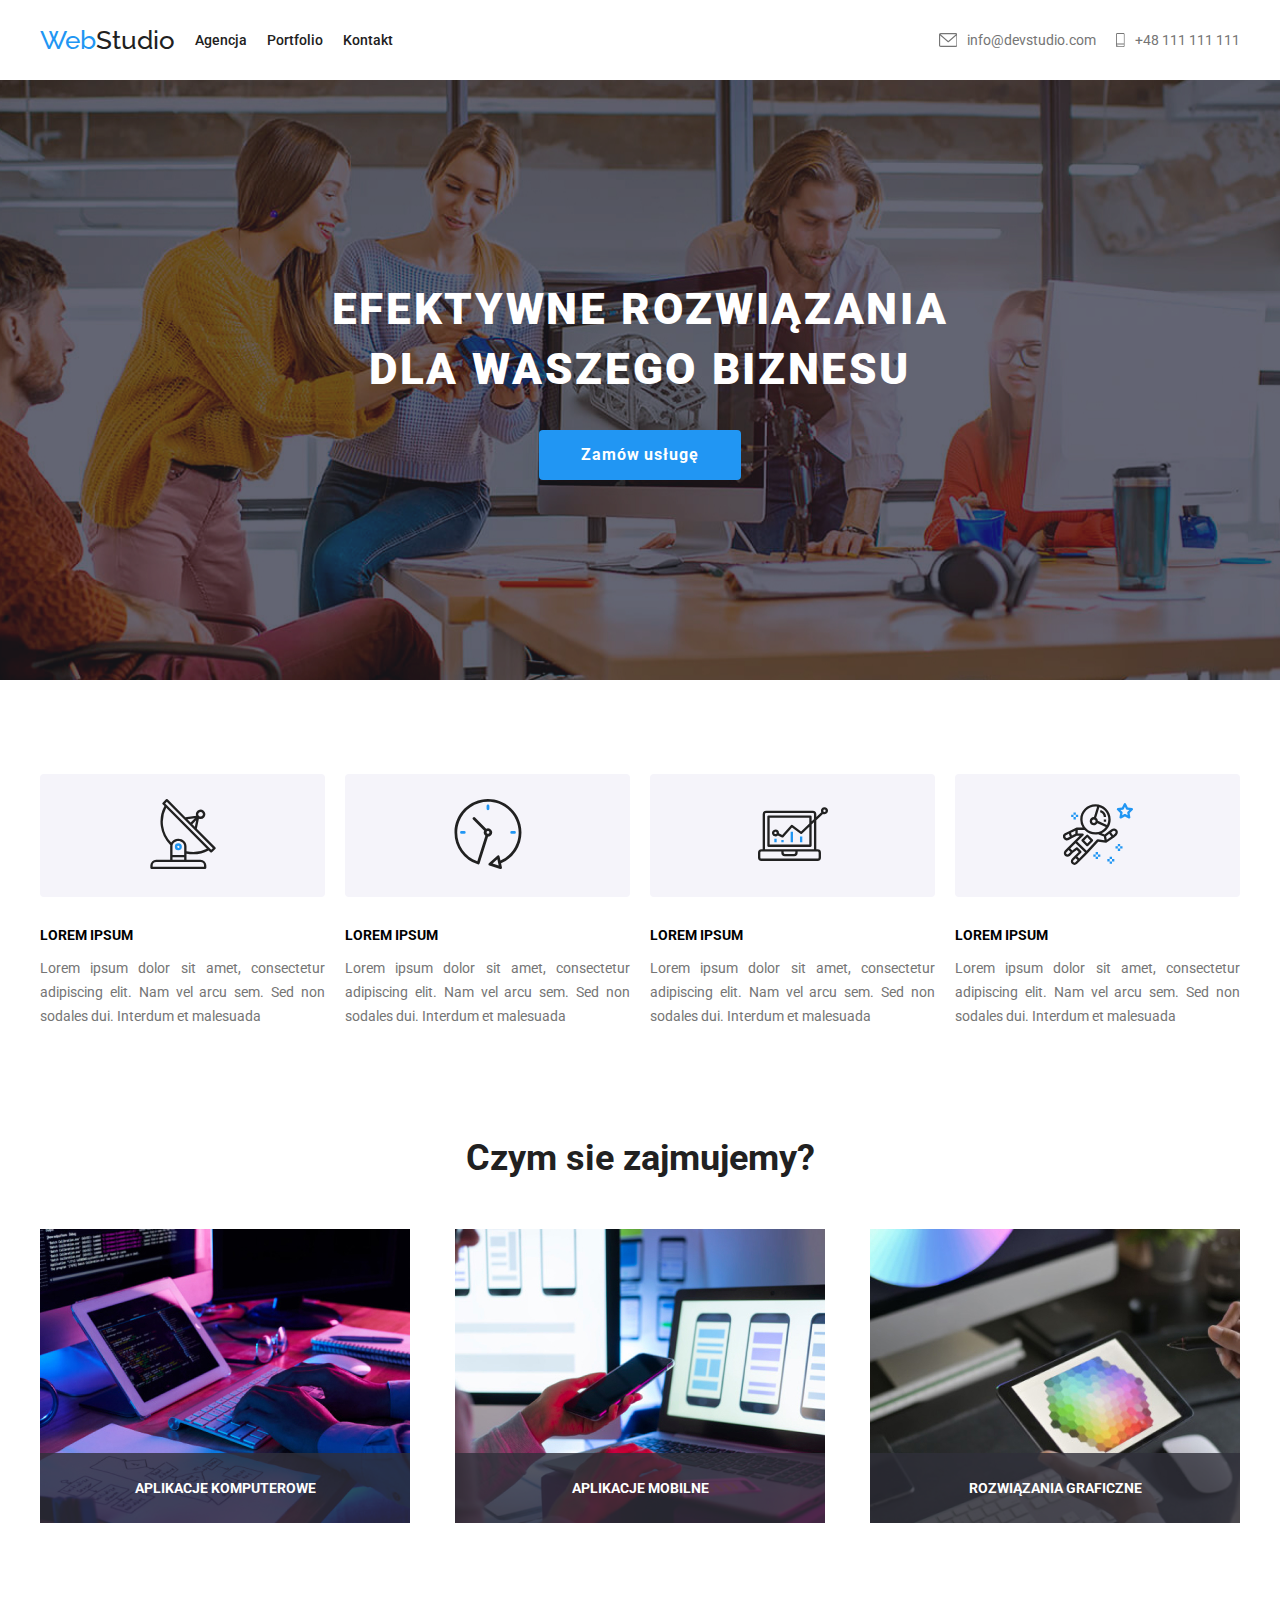
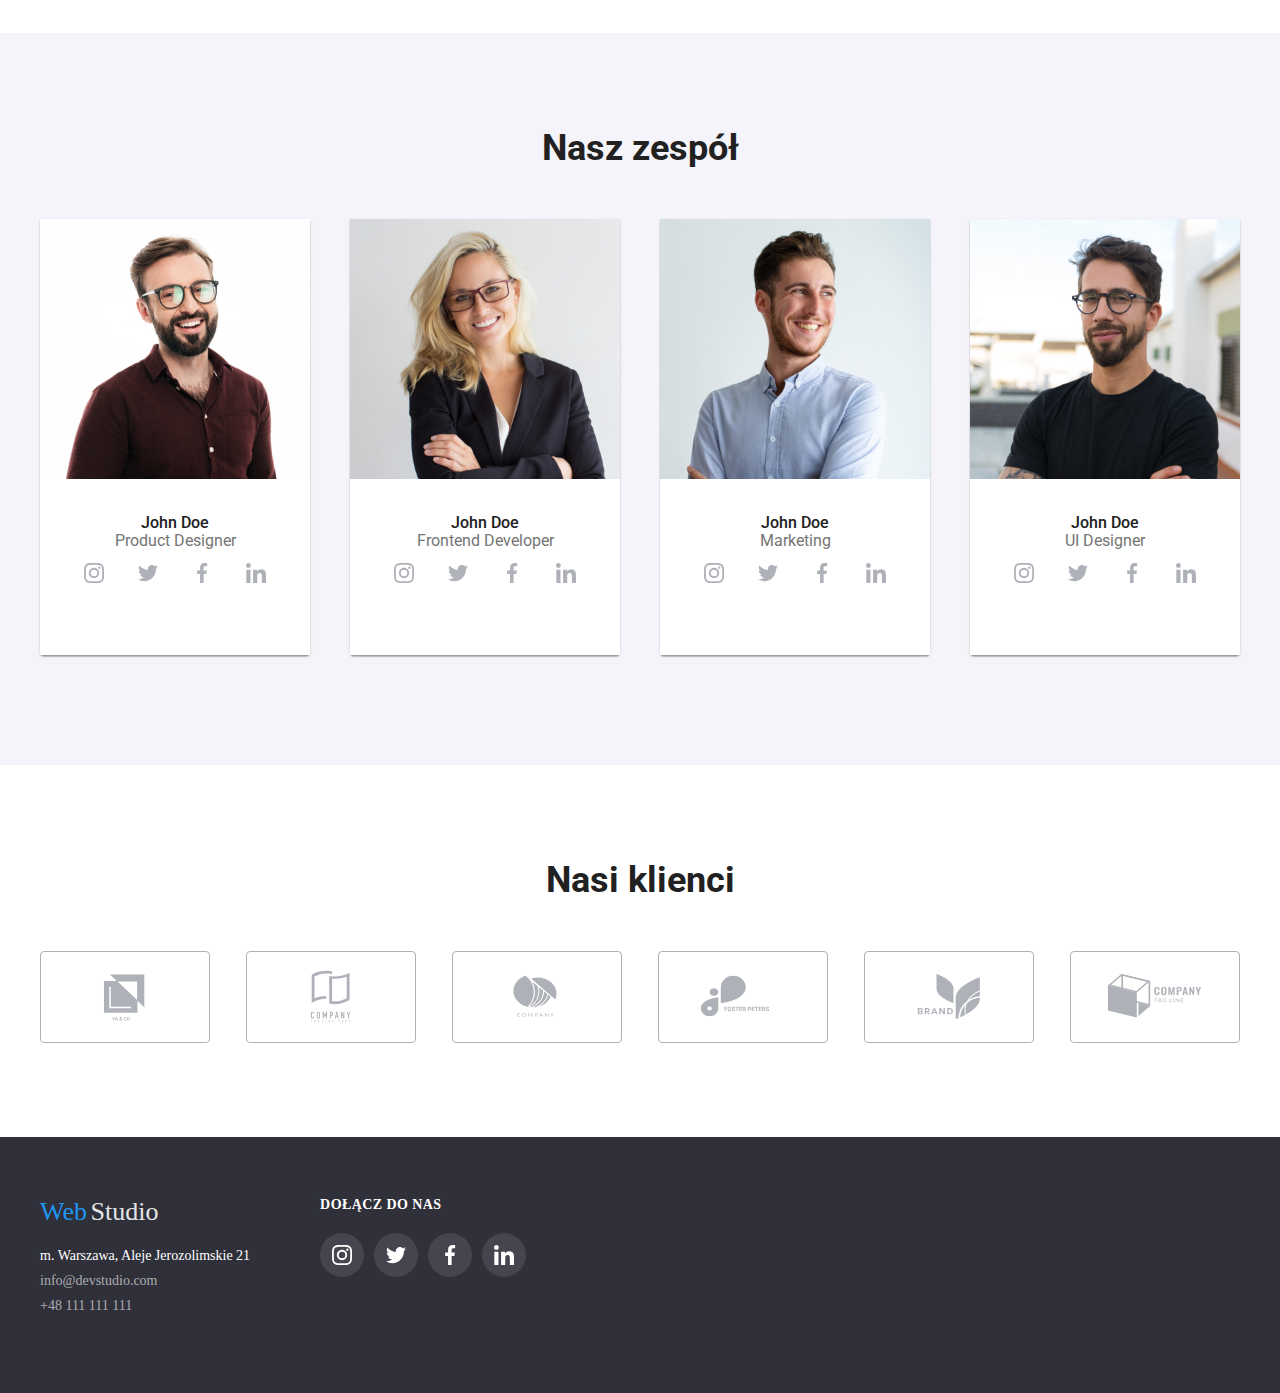
<file: index.html>
<!DOCTYPE html>
<html lang="pl">
  <head>
    <title>Zadanie domowe studentów GOIT Polska</title>
    <meta charset="utf-8" />
    <meta name="description" content="Zadanie domowe studentów #1" />
    <link
      rel="stylesheet"
      href="https://cdn.jsdelivr.net/npm/modern-normalize@1.1.0/modern-normalize.css"
    />
    <link rel="stylesheet" href="./css/styles.css" />
    <link rel="preconnect" href="https://fonts.googleapis.com" />
    <link rel="preconnect" href="https://fonts.gstatic.com" crossorigin />
    <link
      href="https://fonts.googleapis.com/css2?family=Raleway:wght@700&family=Roboto:wght@400;500;700;900&display=swap"
      rel="stylesheet"
    />
  </head>
  <body>
    <header class="header-elements">
      <nav class="nav-wrapper container">
        <ul class="nav-links">
          <li>
            <a class="nav-logo" href="./index.html">
              <span class="web-color">Web</span>Studio
            </a>
          </li>
          <li>
            <a class="nav-menu" href="">Agencja</a>
          </li>
          <li>
            <a class="nav-menu" href="./portfolio.html">Portfolio</a>
          </li>
          <li>
            <a class="nav-menu" href="">Kontakt</a>
          </li>
        </ul>
        <div class="nav-separator"></div>
        <ul>
          <div class="nav-box-contacts">
            <li>
              <a class="nav-contacts" href="mailto:info@devstudio.com">
                <svg class="icon icon-envelope">
                  <use xlink:href="./images/icons.svg#icon-envelope"></use>
                </svg>
                <span> info@devstudio.com </span>
              </a>
            </li>
            <li>
              <a class="nav-contacts" href="tel:+48 111 111 111">
                <svg class="icon icon-smartphone">
                  <use xlink:href="./images/icons.svg#icon-smartphone"></use>
                </svg>
                <span> +48 111 111 111 </span>
              </a>
            </li>
          </div>
        </ul>
      </nav>
    </header>
    <main>
      <div class="main-banner">
        <div class="main-banner-gradient">
          <div class="container">
            <h1 class="main-banner-description">
              Efektywne rozwiązania dla Waszego biznesu
            </h1>

            <button class="button-main" type="button" data-modal-open>
              Zamów usługę
            </button>
          </div>
        </div>
      </div>
      <section class="main-description-wrapper">
        <div class="container">
          <ul class="main-description-box">
            <li>
              <div class="main-description">
                <div class="main-description-icon-container">
                  <svg class="icon icon-antenna-1">
                    <use xlink:href="./images/icons.svg#icon-antenna-1"></use>
                  </svg>
                </div>
                <h3 class="main-description-title">LOREM IPSUM</h3>
                <p class="main-description-text">
                  Lorem ipsum dolor sit amet, consectetur adipiscing elit. Nam
                  vel arcu sem. Sed non sodales dui. Interdum et malesuada
                </p>
              </div>
            </li>
            <li>
              <div class="main-description">
                <div class="main-description-icon-container">
                  <svg class="icon icon-clock-1">
                    <use xlink:href="./images/icons.svg#icon-clock-1"></use>
                  </svg>
                </div>
                <h3 class="main-description-title">LOREM IPSUM</h3>
                <p class="main-description-text">
                  Lorem ipsum dolor sit amet, consectetur adipiscing elit. Nam
                  vel arcu sem. Sed non sodales dui. Interdum et malesuada
                </p>
              </div>
            </li>
            <li>
              <div class="main-description">
                <div class="main-description-icon-container">
                  <svg class="icon icon-diagram-1">
                    <use xlink:href="./images/icons.svg#icon-diagram-1"></use>
                  </svg>
                </div>
                <h3 class="main-description-title">LOREM IPSUM</h3>
                <p class="main-description-text">
                  Lorem ipsum dolor sit amet, consectetur adipiscing elit. Nam
                  vel arcu sem. Sed non sodales dui. Interdum et malesuada
                </p>
              </div>
            </li>
            <li>
              <div class="main-description">
                <div class="main-description-icon-container">
                  <svg class="icon icon-astronaut-1">
                    <use xlink:href="./images/icons.svg#icon-astronaut-1"></use>
                  </svg>
                </div>
                <h3 class="main-description-title">LOREM IPSUM</h3>
                <p class="main-description-text">
                  Lorem ipsum dolor sit amet, consectetur adipiscing elit. Nam
                  vel arcu sem. Sed non sodales dui. Interdum et malesuada
                </p>
              </div>
            </li>
          </ul>
        </div>
      </section>
      <section class="section">
        <div class="container">
          <h2 class="section-headline">Czym sie zajmujemy?</h2>
          <ul class="section-working-kind">
            <li>
              <figure>
                <img
                  src="images/img1.jpg"
                  alt="Programista pracuje na komputerze"
                  width="370"
                  height="294"
                />
                <figcaption>
                  <p>Aplikacje komputerowe</p>
                </figcaption>
              </figure>
            </li>
            <li>
              <figure>
                <img
                  src="images/img2.jpg"
                  alt="Programista sprawdza wygląd strony na
      telefonie komórkowym"
                  width="370"
                  height="294"
                />
                <figcaption>
                  <p>Aplikacje mobilne</p>
                </figcaption>
              </figure>
            </li>
            <li>
              <figure>
                <img
                  src="images/img3.jpg"
                  alt="Programista sprawdza paletę kolorów"
                  width="370"
                  height="294"
                />
                <figcaption>
                  <p>Rozwiązania graficzne</p>
                </figcaption>
              </figure>
            </li>
          </ul>
        </div>
      </section>
      <section class="section section-background">
        <div class="container">
          <h2 class="section-headline">Nasz zespół</h2>
          <ul class="about-us">
            <li>
              <figure>
                <img
                  src="images/img4.jpg"
                  alt="John Doe"
                  width=270;
                  height=260;
                />
                <figcaption>
                  <p class="about-name">John Doe</p>
                  <p class="about-position">Product Designer</p>
                  <div class="about-us-socialmedia">
                    <ul class="socialmedia-wrapper">
                      <li>
                        <svg class="icon icon-instagram-2">
                          <use
                            xlink:href="./images/icons.svg#icon-instagram-2"
                          ></use>
                        </svg>
                      </li>
                      <li>
                        <svg class="icon icon-twitter-1">
                          <use
                            xlink:href="./images/icons.svg#icon-twitter-1"
                          ></use>
                        </svg>
                      </li>
                      <li>
                        <svg class="icon icon-facebook-1">
                          <use
                            xlink:href="./images/icons.svg#icon-facebook-1"
                          ></use>
                        </svg>
                      </li>
                      <li>
                        <svg class="icon icon-linkedin-1">
                          <use
                            xlink:href="./images/icons.svg#icon-linkedin-1"
                          ></use>
                        </svg>
                      </li>
                    </ul>
                  </div>
                </figcaption>
              </figure>
            </li>
            <li>
              <figure>
                <img
                  src="images/img5.jpg"
                  alt="John Doe"
                  width=270;
                  height=260;
                />
                <figcaption>
                  <p class="about-name">John Doe</p>
                  <p class="about-position">Frontend Developer</p>
                  <div class="about-us-socialmedia">
                    <ul class="socialmedia-wrapper">
                      <li>
                        <svg class="icon icon-instagram-2">
                          <use
                            xlink:href="./images/icons.svg#icon-instagram-2"
                          ></use>
                        </svg>
                      </li>
                      <li>
                        <svg class="icon icon-twitter-1">
                          <use
                            xlink:href="./images/icons.svg#icon-twitter-1"
                          ></use>
                        </svg>
                      </li>
                      <li>
                        <svg class="icon icon-facebook-1">
                          <use
                            xlink:href="./images/icons.svg#icon-facebook-1"
                          ></use>
                        </svg>
                      </li>
                      <li>
                        <svg class="icon icon-linkedin-1">
                          <use
                            xlink:href="./images/icons.svg#icon-linkedin-1"
                          ></use>
                        </svg>
                      </li>
                    </ul>
                  </div>
                </figcaption>
              </figure>
            </li>
            <li>
              <figure>
                <img
                  src="images/img6.jpg"
                  alt="John Doe"
                  width=270;
                  height=260;
                />
                <figcaption>
                  <p class="about-name">John Doe</p>
                  <p class="about-position">Marketing</p>
                  <div class="about-us-socialmedia">
                    <ul class="socialmedia-wrapper">
                      <li>
                        <svg class="icon icon-instagram-2">
                          <use
                            xlink:href="./images/icons.svg#icon-instagram-2"
                          ></use>
                        </svg>
                      </li>
                      <li>
                        <svg class="icon icon-twitter-1">
                          <use
                            xlink:href="./images/icons.svg#icon-twitter-1"
                          ></use>
                        </svg>
                      </li>
                      <li>
                        <svg class="icon icon-facebook-1">
                          <use
                            xlink:href="./images/icons.svg#icon-facebook-1"
                          ></use>
                        </svg>
                      </li>
                      <li>
                        <svg class="icon icon-linkedin-1">
                          <use
                            xlink:href="./images/icons.svg#icon-linkedin-1"
                          ></use>
                        </svg>
                      </li>
                    </ul>
                  </div>
                </figcaption>
              </figure>
            </li>
            <li>
              <figure>
                <img
                  src="images/img7.jpg"
                  alt="John Doe"
                  width=270;
                  height=260;
                />
                <figcaption>
                  <p class="about-name">John Doe</p>
                  <p class="about-position">UI Designer</p>
                  <div class="about-us-socialmedia">
                    <ul class="socialmedia-wrapper">
                      <li>
                        <svg class="icon icon-instagram-2">
                          <use
                            xlink:href="./images/icons.svg#icon-instagram-2"
                          ></use>
                        </svg>
                      </li>
                      <li>
                        <svg class="icon icon-twitter-1">
                          <use
                            xlink:href="./images/icons.svg#icon-twitter-1"
                          ></use>
                        </svg>
                      </li>
                      <li>
                        <svg class="icon icon-facebook-1">
                          <use
                            xlink:href="./images/icons.svg#icon-facebook-1"
                          ></use>
                        </svg>
                      </li>
                      <li>
                        <svg class="icon icon-linkedin-1">
                          <use
                            xlink:href="./images/icons.svg#icon-linkedin-1"
                          ></use>
                        </svg>
                      </li>
                    </ul>
                  </div>
                </figcaption>
              </figure>
            </li>
          </ul>
        </div>
      </section>
      <section class="section">
        <div class="container">
          <h2 class="section-headline">Nasi klienci</h2>
          <ul class="our-customers">
            <li class="our-customers-icon-box">
              <svg class="icon icon-Logo">
                <use xlink:href="./images/icons.svg#icon-Logo"></use>
              </svg>
            </li>
            <li class="our-customers-icon-box">
              <svg class="icon icon-Logo1">
                <use xlink:href="./images/icons.svg#icon-Logo1"></use>
              </svg>
            </li>
            <li class="our-customers-icon-box">
              <svg class="icon icon-Logo2">
                <use xlink:href="./images/icons.svg#icon-Logo2"></use>
              </svg>
            </li>
            <li class="our-customers-icon-box">
              <svg class="icon icon-Logo3">
                <use xlink:href="./images/icons.svg#icon-Logo3"></use>
              </svg>
            </li>
            <li class="our-customers-icon-box">
              <svg class="icon icon-Logo4">
                <use xlink:href="./images/icons.svg#icon-Logo4"></use>
              </svg>
            </li>
            <li class="our-customers-icon-box">
              <svg class="icon icon-Logo5">
                <use xlink:href="./images/icons.svg#icon-Logo5"></use>
              </svg>
            </li>
          </ul>
        </div>
      </section>
    </main>
    <footer class="footer">
      <div class="container">
        <div class="footer-contact">
          <div>
            <div class="footer-color-container">
              <span class="footer-color-web">Web</span>
              <span class="footer-color-studio">Studio</span>
            </div>
            <div>
              <address>
                <p class="footer-adress">m. Warszawa, Aleje Jerozolimskie 21</p>
                <a class="footer-contact" href="mailto:info@devstudio.com">
                  info@devstudio.com
                </a>
                <a class="footer-contact" href="tel:+48 111 111 111"
                  >+48 111 111 111</a
                >
              </address>
            </div>
          </div>
          <div class="footer-box-socialmedia">
            <span>Dołącz do nas</span>
            <ul class="footer-socialmedia-wrapper">
              <li>
                <svg class="icon icon-instagram-2">
                  <use xlink:href="./images/icons.svg#icon-instagram-2"></use>
                </svg>
              </li>
              <li>
                <svg class="icon icon-twitter-1">
                  <use xlink:href="./images/icons.svg#icon-twitter-1"></use>
                </svg>
              </li>
              <li>
                <svg class="icon icon-facebook-1">
                  <use xlink:href="./images/icons.svg#icon-facebook-1"></use>
                </svg>
              </li>
              <li>
                <svg class="icon icon-linkedin-1">
                  <use xlink:href="./images/icons.svg#icon-linkedin-1"></use>
                </svg>
              </li>
            </ul>
          </div>
        </div>
      </div>
    </footer>
    <div class="backdrop is-hidden" data-modal>
      <div class="modal-box">
        <button class="button-main-open" data-modal-close type="button">
          <svg class="icon icon-modal-close">
            <use xlink:href="./images/icons.svg#icon-modal-close"></use>
          </svg>
        </button>
      </div>
    </div>
    <script src="./js/modal.js"></script>
  </body>
</html>
</file>
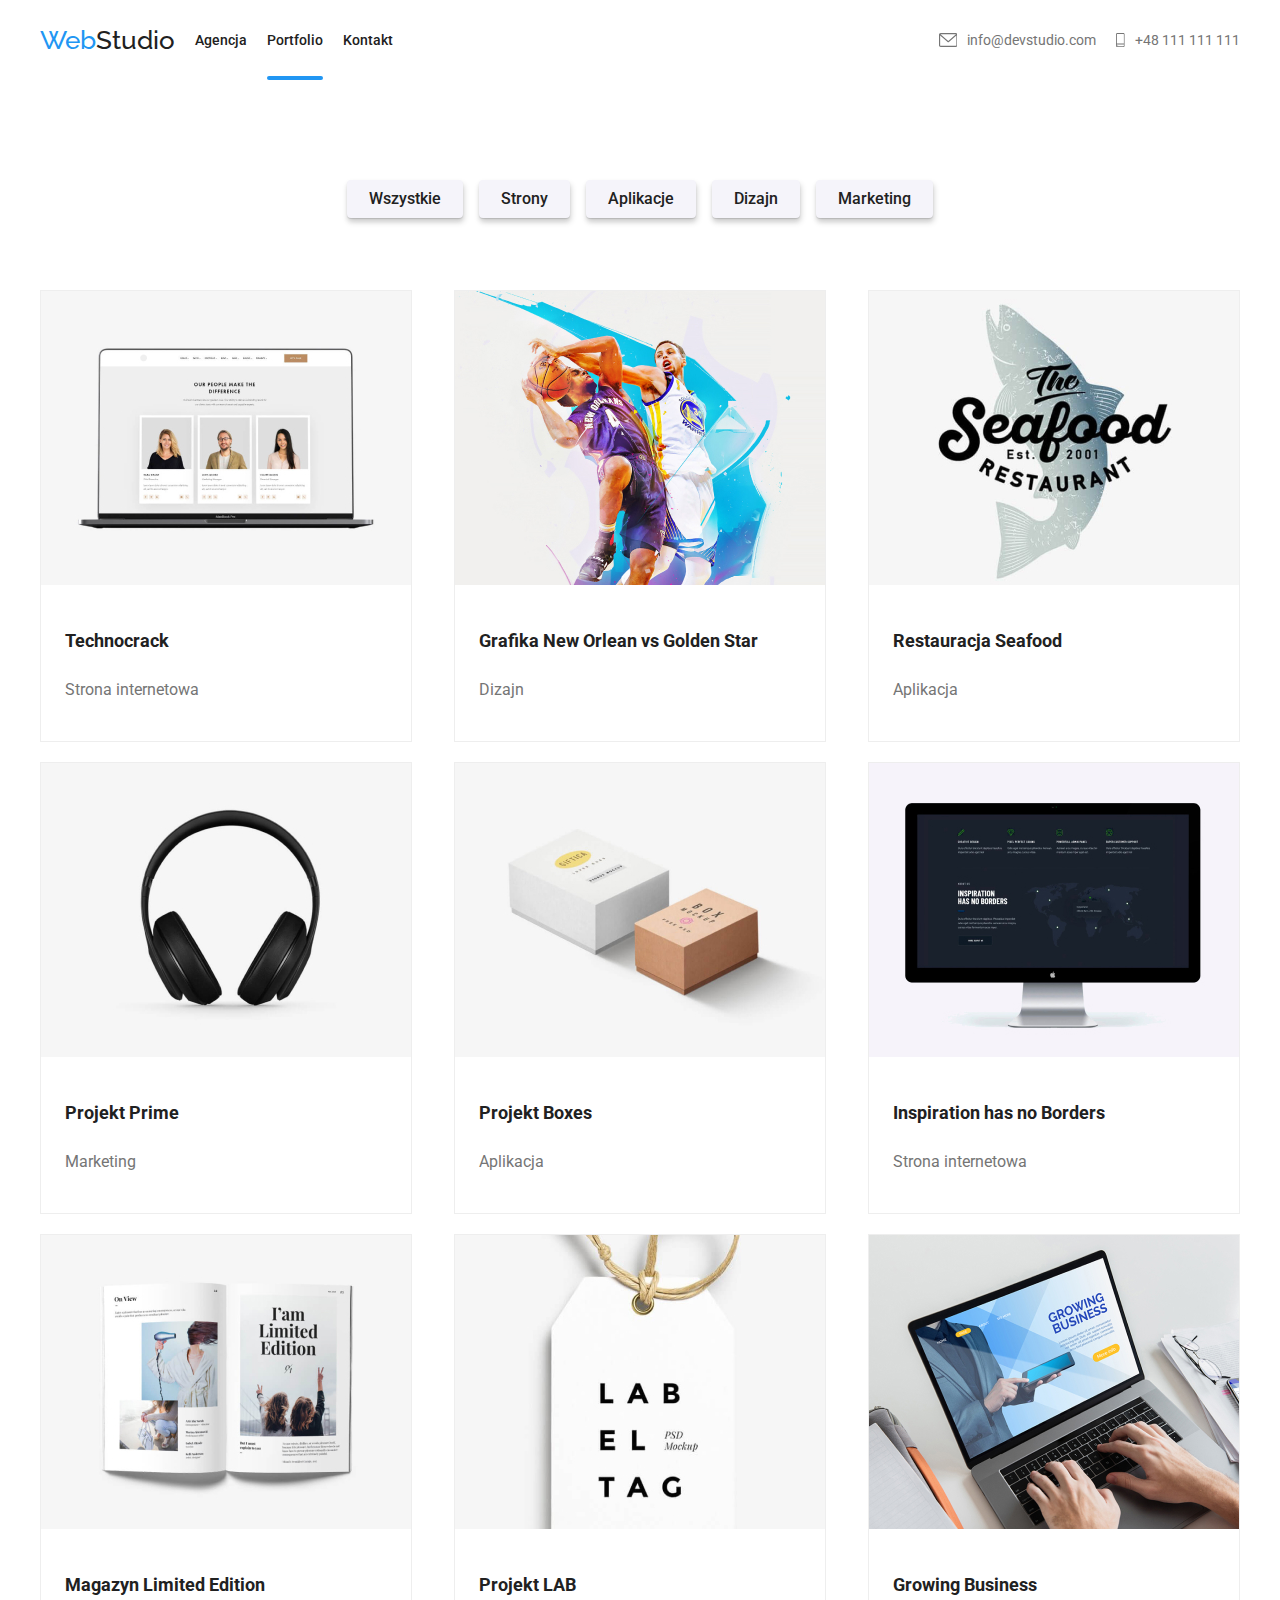
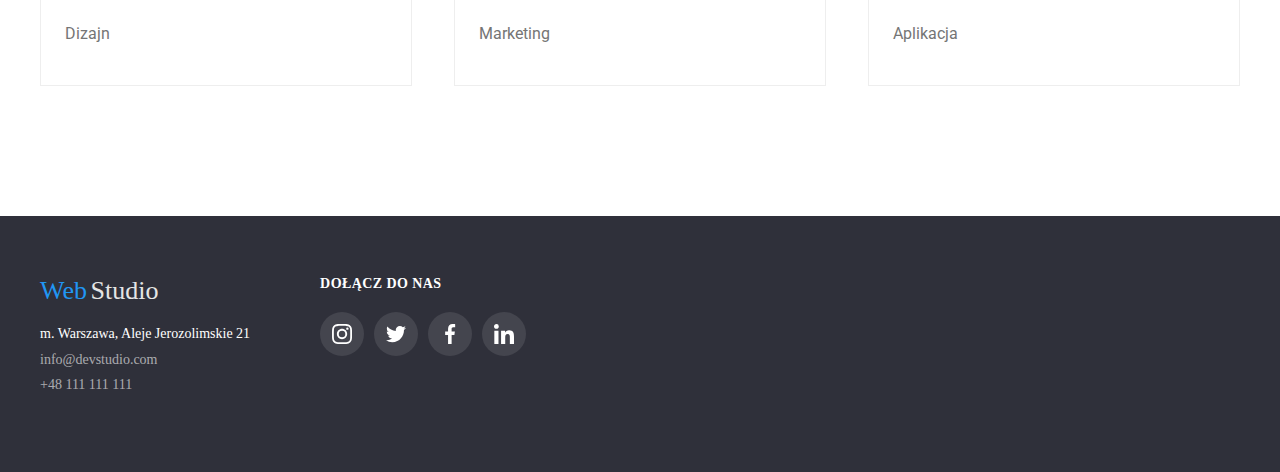
<file: portfolio.html>
<!DOCTYPE html>
<html lang="pl">
<head>
    <title>Zadanie domowe studentów GOIT Polska</title>
    <meta charset="utf-8"/>
    <meta name="description" content="Zadanie domowe studentów #1"/>
    <link
            rel="stylesheet"
            href="https://cdn.jsdelivr.net/npm/modern-normalize@1.1.0/modern-normalize.css"
    />
    <link rel="stylesheet" href="./css/styles.css"/>
    <link rel="preconnect" href="https://fonts.googleapis.com"/>
    <link rel="preconnect" href="https://fonts.gstatic.com" crossorigin/>
    <link
            href="https://fonts.googleapis.com/css2?family=Raleway:wght@700&family=Roboto:wght@400;500;700;900&display=swap"
            rel="stylesheet"
    />
</head>
<body>
<header class="header-elements">
    <nav class="nav-wrapper container">
        <ul class="nav-links">
            <li>
                <a class="nav-logo" href="./index.html">
                    <span class="web-color">Web</span>Studio
                </a>
            </li>
            <li>
                <a class="nav-menu" href="">Agencja</a>
            </li>
            <li>
                <a class="nav-menu active" href="./portfolio.html">Portfolio</a>
            </li>
            <li>
                <a class="nav-menu" href="">Kontakt</a>
            </li>
        </ul>
        <div class="nav-separator"></div>
        <ul>
            <div class="nav-box-contacts">
                <li>
                    <a class="nav-contacts" href="mailto:info@devstudio.com">
                        <svg class="icon icon-envelope">
                            <use xlink:href="./images/icons.svg#icon-envelope"></use>
                        </svg>
                        <span> info@devstudio.com </span>
                    </a>
                </li>
                <li>
                    <a class="nav-contacts" href="tel:+48 111 111 111">
                        <svg class="icon icon-smartphone">
                            <use xlink:href="./images/icons.svg#icon-smartphone"></use>
                        </svg>
                        <span> +48 111 111 111 </span>
                    </a>
                </li>
            </div>
        </ul>
    </nav>
</header>
<main>
    <nav>
        <ul class="portfolio-button container">
            <li>
                <button class="portfolio-button-nav" type="button">
                    Wszystkie
                </button>
            </li>
            <li>
                <button class="portfolio-button-nav" type="button">Strony</button>
            </li>
            <li>
                <button class="portfolio-button-nav" type="button">
                    Aplikacje
                </button>
            </li>
            <li>
                <button class="portfolio-button-nav" type="button">Dizajn</button>
            </li>
            <li>
                <button class="portfolio-button-nav" type="button">
                    Marketing
                </button>
            </li>
        </ul>
    </nav>
    <div class="about-all-projects container">
        <ul class="about-all-projects-list">
            <li>
                <figure>
                    <div class="about-projects-description">
                        <p>Technocrack jest popularną platformą wykorzystywaną do rozpowszechniania koronawirusa. Firmy
                            wykorzystują tę platformę do celów szpiegowskich i ataków na niezabezpieczone serwery
                            konkurencji</p>
                    </div>
                    <img
                            src="./images/img8.jpg"
                            alt="Technocrack"
                            width="370"
                            height="294"
                    />
                    <figcaption>
                        <p class="about-projects-title">Technocrack</p>
                        <p class="about-projects-type">Strona internetowa</p>
                    </figcaption>
                </figure>
            </li>
            <li>
                <figure>
                    <div class="about-projects-description">
                        <p>Technocrack jest popularną platformą wykorzystywaną do rozpowszechniania koronawirusa. Firmy
                            wykorzystują tę platformę do celów szpiegowskich i ataków na niezabezpieczone serwery
                            konkurencji</p>
                    </div>
                    <img
                            src="./images/img9.jpg"
                            alt="Grafika New Orlean vs Golden Star"
                            width="370"
                            height="294"
                    />
                    <figcaption>
                        <p class="about-projects-title">
                            Grafika New Orlean vs Golden Star
                        </p>
                        <p class="about-projects-type">Dizajn</p>
                    </figcaption>
                </figure>
            </li>
            <li>
                <figure>
                    <div class="about-projects-description">
                        <p>Technocrack jest popularną platformą wykorzystywaną do rozpowszechniania koronawirusa. Firmy
                            wykorzystują tę platformę do celów szpiegowskich i ataków na niezabezpieczone serwery
                            konkurencji</p>
                    </div>
                    <img
                            src="./images/img10.jpg"
                            alt="Restauracja Seafood"
                            width="370"
                            height="294"
                    />
                    <figcaption>
                        <p class="about-projects-title">Restauracja Seafood</p>
                        <p class="about-projects-type">Aplikacja</p>
                    </figcaption>
                </figure>
            </li>
            <li>
                <figure>
                    <div class="about-projects-description">
                        <p>Technocrack jest popularną platformą wykorzystywaną do rozpowszechniania koronawirusa. Firmy
                            wykorzystują tę platformę do celów szpiegowskich i ataków na niezabezpieczone serwery
                            konkurencji</p>
                    </div>
                    <img
                            src="./images/img11.jpg"
                            alt="Projekt Prime"
                            width="370"
                            height="294"
                    />
                    <figcaption>
                        <p class="about-projects-title">Projekt Prime</p>
                        <p class="about-projects-type">Marketing</p>
                    </figcaption>
                </figure>
            </li>
            <li>
                <figure>
                    <div class="about-projects-description">
                        <p>Technocrack jest popularną platformą wykorzystywaną do rozpowszechniania koronawirusa. Firmy
                            wykorzystują tę platformę do celów szpiegowskich i ataków na niezabezpieczone serwery
                            konkurencji</p>
                    </div>
                    <img
                            src="./images/img12.jpg"
                            alt="Projekt Boxes"
                            width="370"
                            height="294"
                    />
                    <figcaption>
                        
                        <p class="about-projects-title">Projekt Boxes</p>
                        <p class="about-projects-type">Aplikacja</p>
                    </figcaption>
                </figure>
            </li>
            <li>
                <figure>
                    <div class="about-projects-description">
                        <p>Technocrack jest popularną platformą wykorzystywaną do rozpowszechniania koronawirusa. Firmy
                            wykorzystują tę platformę do celów szpiegowskich i ataków na niezabezpieczone serwery
                            konkurencji</p>
                    </div>
                    <img
                            src="./images/img13.jpg"
                            alt="Inspiration has no Borders"
                            width="370"
                            height="294"
                    />
                    <figcaption>
                        <p class="about-projects-title">Inspiration has no Borders</p>
                        <p class="about-projects-type">Strona internetowa</p>
                    </figcaption>
                </figure>
            </li>
            <li>
                <figure>
                    <div class="about-projects-description">
                        <p>Technocrack jest popularną platformą wykorzystywaną do rozpowszechniania koronawirusa. Firmy
                            wykorzystują tę platformę do celów szpiegowskich i ataków na niezabezpieczone serwery
                            konkurencji</p>
                    </div>
                    <img
                            src="./images/img14.jpg"
                            alt="Magazyn Limited Edition"
                            width="370"
                            height="294"
                    />
                    <figcaption>
                        
                        <p class="about-projects-title">Magazyn Limited Edition</p>
                        <p class="about-projects-type">Dizajn</p>
                    </figcaption>
                </figure>
            </li>
            <li>
                <figure>
                    <div class="about-projects-description">
                        <p>Technocrack jest popularną platformą wykorzystywaną do rozpowszechniania koronawirusa. Firmy
                            wykorzystują tę platformę do celów szpiegowskich i ataków na niezabezpieczone serwery
                            konkurencji</p>
                    </div>
                    <img
                            src="./images/img15.jpg"
                            alt="Projekt LAB"
                            width="370"
                            height="294"
                    />
                    <figcaption>
                        <p class="about-projects-title">Projekt LAB</p>
                        <p class="about-projects-type">Marketing</p>
                    </figcaption>
                </figure>
            </li>
            <li>
                <figure>
                    <div class="about-projects-description">
                        <p>Technocrack jest popularną platformą wykorzystywaną do rozpowszechniania koronawirusa. Firmy
                            wykorzystują tę platformę do celów szpiegowskich i ataków na niezabezpieczone serwery
                            konkurencji</p>
                    </div>
                    <img
                            src="./images/img16.jpg"
                            alt="Growing Business"
                            width="370"
                            height="294"
                    />
                    <figcaption>
                        
                        <p class="about-projects-title">Growing Business</p>
                        <p class="about-projects-type">Aplikacja</p>
                    </figcaption>
                </figure>
            </li>
        </ul>
    </div>
</main>
<footer class="footer">
    <div class="container">
        <div class="footer-contact">
            <div>
                <div class="footer-color-container">
                    <span class="footer-color-web">Web</span>
                    <span class="footer-color-studio">Studio</span>
                </div>
                <div>
                    <address>
                        <p class="footer-adress">m. Warszawa, Aleje Jerozolimskie 21</p>
                        <a class="footer-contact" href="mailto:info@devstudio.com">
                            info@devstudio.com
                        </a>
                        <a class="footer-contact" href="tel:+48 111 111 111"
                        >+48 111 111 111</a
                        >
                    </address>
                </div>
            </div>
            <div class="footer-box-socialmedia">
                <span>Dołącz do nas</span>
                <ul class="footer-socialmedia-wrapper">
                    <li>
                        <svg class="icon icon-instagram-2">
                            <use xlink:href="./images/icons.svg#icon-instagram-2"></use>
                        </svg>
                    </li>
                    <li>
                        <svg class="icon icon-twitter-1">
                            <use xlink:href="./images/icons.svg#icon-twitter-1"></use>
                        </svg>
                    </li>
                    <li>
                        <svg class="icon icon-facebook-1">
                            <use xlink:href="./images/icons.svg#icon-facebook-1"></use>
                        </svg>
                    </li>
                    <li>
                        <svg class="icon icon-linkedin-1">
                            <use xlink:href="./images/icons.svg#icon-linkedin-1"></use>
                        </svg>
                    </li>
                </ul>
            </div>
        </div>
    </div>
</footer>
</body>
</html>
</file>
<file: css/styles.css>
:root {
    --light-blue: #2196f3;
    --grey: #757575;
    --black: #212121;
    --white: #e5e5e5;
    --main-banner: #2f303a;
    --white-main-banner: #ffffff;
    --white-transparent: rgba(255, 255, 255, 0.6);
    --white-transparent-background: rgba(255, 255, 255, 0.1);
    --grey-transparent-background: rgba(47, 48, 58, 0.8);
    --blue-transparent-background: rgba(33, 150, 243, 0.9);
    --grey-transparent-background-all: rgba(0, 0, 0, 0.2);
    --black-banner-background: rgba(47, 48, 58, 0.4);
    --portfolio-button: #f5f4fa;
    --social-icon: #afb1b8;
    --flex-gap: 1.25rem;
    --social-icons-gap: 10px;
    --button-radius: 4px;
    --cubic-bezier: cubic-bezier(0.4, 0, 0.2, 1);
}

body {
    color: var(--grey);
    background-color: var(--white-main-banner);
    margin: 0;
    padding: 0;
    font-family: "Roboto", sans-serif;
}

.container {
    margin: 0 auto;
    width: 1200px;
}

.section {
    padding: 94px 0;
}

.active::after {
    display: block;
    content: "";
    position: absolute;
    width: 100%;
    height: 4px;
    background-color: var(--light-blue);
    border-radius: 2px;
    bottom: 0;
}
.header-elements {
    background-color: var(--white-main-banner);
    line-height: 1.17;
    box-sizing: border-box;
    width: 100%;
    display: block;
    height: 80px;
}

.nav-links a {
    color: var(--black);
}

.nav-links {
    font-size: 14px;
    text-decoration: none;
    box-sizing: border-box;
    list-style: none;
    padding: 0;
    display: flex;
    gap: var(--flex-gap);
    justify-content: space-around;
    align-items: center;
    height: 100%;
    position: relative;
}

.nav-links li {
    position: relative;
    height: 100%;
    display: flex;
    align-items: center;
    justify-content: center;
}

.nav-logo {
    font-size: 26px;
    font-family: Raleway, serif;
    text-decoration: none;
}

.nav-menu {
    text-decoration: none;
    font-size: 14px;
}

.nav-menu:hover:after {
    display: block;
    content: "";
    position: absolute;
    width: 100%;
    height: 4px;
    background-color: var(--light-blue);
    border-radius: 2px;
    bottom: 0;
    text-align: center;
}

.nav-menu,
.nav-links {
    font-weight: 500;
    transition: color 250ms var(--cubic-bezier);
}

.nav-links a:hover,
.nav-links a:focus,
.nav-contacts:hover,
.nav-contacts:focus {
    color: var(--light-blue);
}

.nav-contacts:hover path,
.nav-contacts:focus path {
    fill: var(--light-blue);
}

.nav-contacts path {
    fill: var(--grey);
}

.web-color {
    color: var(--light-blue);
}

.nav-contacts {
    color: var(--grey);
    text-decoration: none;
    font-size: 14px;
    box-sizing: border-box;
    display: flex;
    justify-content: flex-start;
    align-items: flex-start;
    transition: color 250ms var(--cubic-bezier);
}

.nav-contacts > svg {
    margin-right: 10px;
    height: 1rem;
}

.main-banner {
    color: var(--white-main-banner);
    background: url("../images/Img17.jpg") no-repeat 50% 50% / cover;
    text-align: center;
    box-sizing: border-box;
}

.main-banner-gradient {
    background-color: var(--black-banner-background);
    padding: 200px 0;
}

.main-banner > h1 {
    font-size: 44px;
    font-weight: 900;
    line-height: 1.36;
    text-align: center;
    text-transform: uppercase;
}

.main-banner-description {
    line-height: 1.36;
    font-weight: 900;
    text-transform: uppercase;
    font-size: 44px;
    text-align: center;
    width: 696px;
    margin: 0 auto 30px auto;
    letter-spacing: 0.06em;
}

.backdrop {
    background-color: var(--grey-transparent-background-all);
    position: fixed;
    z-index: 3;
    width: 100%;
    height: 100%;
    top: 0;
    left: 0;
    margin: 0;
    padding: 0;
    display: flex;
    align-items: center;
    justify-content: center;
    transition: visibility, opacity;
    transition-duration: 250ms;
    transition-timing-function: linear;
}

.backdrop.is-hidden {
    position: absolute;
    opacity: 0;
    pointer-events: none;
    visibility: hidden;
}

.is-hidden .modal-box {
    transform: scale(0);
}

.modal-box {
    height: 581px;
    width: 528px;
    border-radius: 4px;
    background-color: rgba(255, 255, 255, 1);
    display: flex;
    justify-content: flex-end;
    position: relative;
    z-index: 1;
    transition: transform;
    transform: scale(1);
    transition-duration: 250ms;
    transition-timing-function: linear;
}

.button-close {
    background-color: rgba(255, 255, 255, 1);
    width: 30px;
    height: 30px;
    border-radius: 50%;
    border: 1px solid rgba(0, 0, 0, 0.1);
    color: rgba(0, 0, 0, 1);
    cursor: pointer;
    margin-top: 8px;
    margin-right: 8px;
    box-sizing: border-box;
}

.button-main {
    color: var(--white-main-banner);
    background-color: var(--light-blue);
    font-size: 16px;
    line-height: 1.875;
    padding: 10px 42px;
    font-weight: 700;
    letter-spacing: 0.06em;
    border: 0;
    outline: none;
    cursor: pointer;
    border-radius: var(--button-radius);
}

.button-main-open {
    background-color: var(--white-main-banner);
    display: flex;
    align-items: flex-start;
    justify-content: flex-start;
    margin: 8px;
    padding: 0;
    height: 30px;
    width: 30px;
    cursor: pointer;
    outline: 0;
    border: none;
}

.button-main-open > svg {
    top: 8px;
    right: 8px;
    width: 30px;
    height: 30px;
}

.main-description-wrapper {
    padding-top: 94px;
}

.main-description-box {
    list-style: none;
    display: flex;
    justify-content: flex-start;
    padding: 0;
    margin: 0;
    gap: var(--flex-gap);
}

.main-description {
    font-size: 14px;
    text-align: justify;
    box-sizing: border-box;
}

.main-description-icon-container {
    padding: 25px 0;
    margin-bottom: 30px;
    background-color: var(--portfolio-button);
    border-radius: var(--button-radius);
    text-align: center;
}

.main-description-icon-container > svg {
    height: 70px;
    width: 70px;
}

.main-description-title {
    color: black;
    font-size: 14px;
    line-height: 1.17;
}

.main-description-text {
    line-height: 1.71;
}

.section-headline {
    color: var(--black);
    font-size: 36px;
    font-weight: 700;
    text-align: center;
    line-height: 1.17;
    box-sizing: border-box;
    margin-bottom: 50px;
    padding: 0;
    margin-top: 0;
}

.section-background {
    background-color: var(--portfolio-button);
}

.section-working-kind {
    display: flex;
    justify-content: space-between;
    align-items: center;
    list-style: none;
    padding: 0;
}

.section-working-kind figure {
    position: relative;
    margin: 0;
    height: 294px;
}

.section-working-kind figcaption {
    color: var(--white-main-banner);
    background-color: var(--grey-transparent-background);
    position: absolute;
    bottom: 0;
    text-transform: uppercase;
    width: 100%;
}

.section-working-kind figcaption p {
    font-size: 14px;
    font-weight: 700;
    text-align: center;
    padding: 27px 0;
    margin: 0;
}

.about-us {
    display: flex;
    justify-content: space-between;
    align-items: center;
    list-style: none;
    padding: 0;
}

.about-us > li {
    box-shadow: 0 1px 3px rgba(0, 0, 0, 0.12), 0 1px 1px rgba(0, 0, 0, 0.14),
    0 2px 1px rgba(0, 0, 0, 0.2);
    border-radius: 0 0 4px 4px;
}

.about-us figure {
    margin: 0;
    background-color: var(--white-main-banner);
}

.about-us figcaption {
    padding: 30px 0;
}

.about-us-socialmedia {
    padding-bottom: 30px;
}

.socialmedia-wrapper {
    list-style: none;
    padding: 0;
    display: flex;
    justify-content: center;
    align-items: center;
    flex-wrap: nowrap;
    gap: var(--social-icons-gap);
}

.socialmedia-wrapper > li {
    border-radius: 50%;
    text-align: center;
    width: 44px;
    height: 44px;
    padding: 12px;
    cursor: pointer;
    transition: color, background-color 250ms var(--cubic-bezier);
}

.socialmedia-wrapper > li:hover,
.socialmedia-wrapper > li:focus {
    background-color: var(--light-blue);
}

.socialmedia-wrapper > li,
.socialmedia-wrapper > li {
    box-sizing: border-box;
    color: var(--social-icon);
}

.socialmedia-wrapper > li:hover,
.socialmedia-wrapper > li:focus {
    color: var(--white-main-banner);
}

.about-us-socialmedia svg {
    width: 20px;
    height: 20px;
}

.about-name {
    color: var(--black);
    font-weight: 500;
    text-align: center;
    margin-bottom: 10px;
}

.about-position {
    text-align: center;
}

.about-name,
.about-position {
    line-height: 1.17;
    margin: 0;
    font-size: 16px;
}

.portfolio-button {
    font-size: 16px;
    line-height: 1.625;
    list-style: none;
    display: flex;
    justify-content: center;
    align-items: flex-start;
    gap: 1rem;
    border: 0;
    outline: 0;
    margin-top: 100px;
    margin-bottom: 56px;
    padding: 0;
}

.portfolio-button-nav {
    color: var(--black);
    background-color: var(--portfolio-button);
    font-size: 16px;
    line-height: 1.625;
    font-weight: 500;
    outline: none;
    border: 0;
    border-radius: var(--button-radius);
    padding: 6px 22px;
    cursor: pointer;
    box-shadow: 0 1px 1px rgba(0, 0, 0, 0.12), 0 4px 4px rgba(0, 0, 0, 0.06),
    1px 4px 6px rgba(0, 0, 0, 0.16);
    transition: color, background-color 250ms var(--cubic-bezier);
}

.portfolio-button-nav:hover,
.portfolio-button-nav:focus {
    color: var(--portfolio-button);
    background-color: var(--light-blue);
}

.about-projects-title {
    font-weight: 700;
    font-size: 18px;
    color: var(--black);
    line-height: 2;
    margin-bottom: 4px;
}

.about-projects-type {
    font-size: 16px;
    line-height: 1.875;
}

.about-projects-description {
    color: var(--white);
    background-color: var(--blue-transparent-background);
    font-family: Roboto serif;
    font-style: normal;
    font-size: 18px;
    font-weight: 400;
    line-height: 1.55;
    letter-spacing: 0.03em;
    position: absolute;
    z-index: 2;
    margin: 0;
    padding: 49px 45px 49px 24px;
    width: 370px;
    height: 294px;
    transform: translateY(100%);
    transition: transform 250ms var(--cubic-bezier);
}

.about-projects-description p {
    margin: 0;
}

.about-all-projects-list figure:hover .about-projects-description,
.about-all-projects-list figure:focus .about-projects-description {
    transform: translateY(0);
}

.about-all-projects {
    box-sizing: border-box;
    display: flex;
    flex-direction: column;
    align-items: center;
    margin-bottom: 114px;
}

.about-all-projects li {
    cursor: pointer;
    position: relative;
}

.about-all-projects-list {
    list-style: none;
    display: flex;
    flex-wrap: wrap;
    justify-content: space-between;
    gap: var(--flex-gap);
    padding: 0;
}

.about-all-projects-list figure {
    position: relative;
    border: 1px solid #eeeeee;
    margin: 0;
    height: 100%;
    display: flex;
    flex-flow: column;
    justify-content: flex-start;
    overflow: hidden;
}

.about-all-projects-list figcaption {
    position: relative;
    background-color: var(--white-main-banner);
    padding: 20px 24px;
    z-index: 3;
    margin: 0;
    flex-grow: 1;
}

.about-all-projects-list img {
    z-index: 1;
}

.about-all-projects-list figure:hover {
    box-shadow: 0 1px 1px rgba(0, 0, 0, 0.12), 0 4px 4px rgba(0, 0, 0, 0.06),
    1px 4px 6px rgba(0, 0, 0, 0.16);
}

.nav-wrapper {
    display: flex;
    justify-content: center;
    align-items: center;
    height: 80px;
}

.nav-separator {
    flex-grow: 1;
}

.nav-box-contacts {
    display: flex;
    align-items: flex-start;
    justify-content: flex-start;
    gap: var(--flex-gap);
    padding: 0;
    list-style: none;
}

.our-customers {
    display: flex;
    justify-content: space-between;
    align-items: center;
    list-style: none;
    padding: 0;
    margin: 0;
}

.our-customers svg {
    height: 60px;
    width: 106px;
}

.our-customers li {
    color: var(--social-icon);
    transition: color 250ms var(--cubic-bezier);
}

.our-customers li:hover,
.our-customers li:focus {
    color: var(--light-blue);
    border: 1px solid var(--light-blue);
    cursor: pointer;
}

.our-customers-icon-box {
    box-sizing: border-box;
    width: 170px;
    height: 92px;
    border: 1px solid #afb1b8;
    border-radius: var(--button-radius);
    display: flex;
    justify-content: center;
    align-items: center;
}

.footer {
    background-color: var(--main-banner);
    font-size: 14px;
    box-sizing: border-box;
    line-height: 1.17;
    padding: 60px 0;
    font-family: Raleway serif;
    text-decoration: none;
    width: 100%;
}

.footer-contact {
    display: flex;
    flex-flow: row nowrap;
    color: var(--white-transparent);
    gap: 70px;
}

.footer-color-container {
    margin-bottom: 20px;
}

.footer-color-web {
    color: var(--light-blue);
    font-size: 26px;
}

.footer-color-studio {
    font-size: 26px;
    color: var(--white);
}

.footer-adress,
.footer-contact {
    font-family: Roboto serif;
    font-style: normal;
    text-decoration: none;
    margin-bottom: 9px;
    font-weight: 400;
}

.footer-adress {
    color: var(--white-main-banner);
}

.footer-box-socialmedia {
    padding: 0;
    gap: var(--flex-gap);
    display: flex;
    flex-direction: column;
}

.footer-box-socialmedia > span {
    letter-spacing: 0.03em;
    text-transform: uppercase;
    color: var(--white-main-banner);
    font-weight: 700;
}

.footer-socialmedia-wrapper {
    display: flex;
    list-style: none;
    margin: 0;
    cursor: pointer;
    flex-wrap: nowrap;
    padding: 0;
    gap: 10px;
}

.footer-socialmedia-wrapper svg {
    width: 20px;
    height: 20px;
}

.footer-socialmedia-wrapper li {
    padding: 12px;
    border-radius: 50%;
    text-align: center;
    display: flex;
    align-items: flex-start;
    background-color: var(--white-transparent-background);
    color: var(--white-main-banner);
    justify-content: space-between;
    transition: color, background-color 250ms var(--cubic-bezier);
}

.footer-socialmedia-wrapper li:hover,
.footer-socialmedia-wrapper li:focus {
    background-color: var(--light-blue);
}

.icon {
    display: inline-block;
    stroke-width: 0;
    stroke: currentColor;
    fill: currentColor;
}

.icon-Logo5 {
    width: 1.7666015625em;
}

.icon-Logo4 {
    width: 1.7666015625em;
}

.icon-Logo3 {
    width: 1.7666015625em;
}

.icon-Logo2 {
    width: 1.7666015625em;
}

.icon-Logo1 {
    width: 1.7373046875em;
}

.icon-Logo {
    width: 1.7373046875em;
}

.icon-envelope {
    width: 1.3330078125em;
}

.icon-smartphone {
    width: 0.625em;
}
</file>
